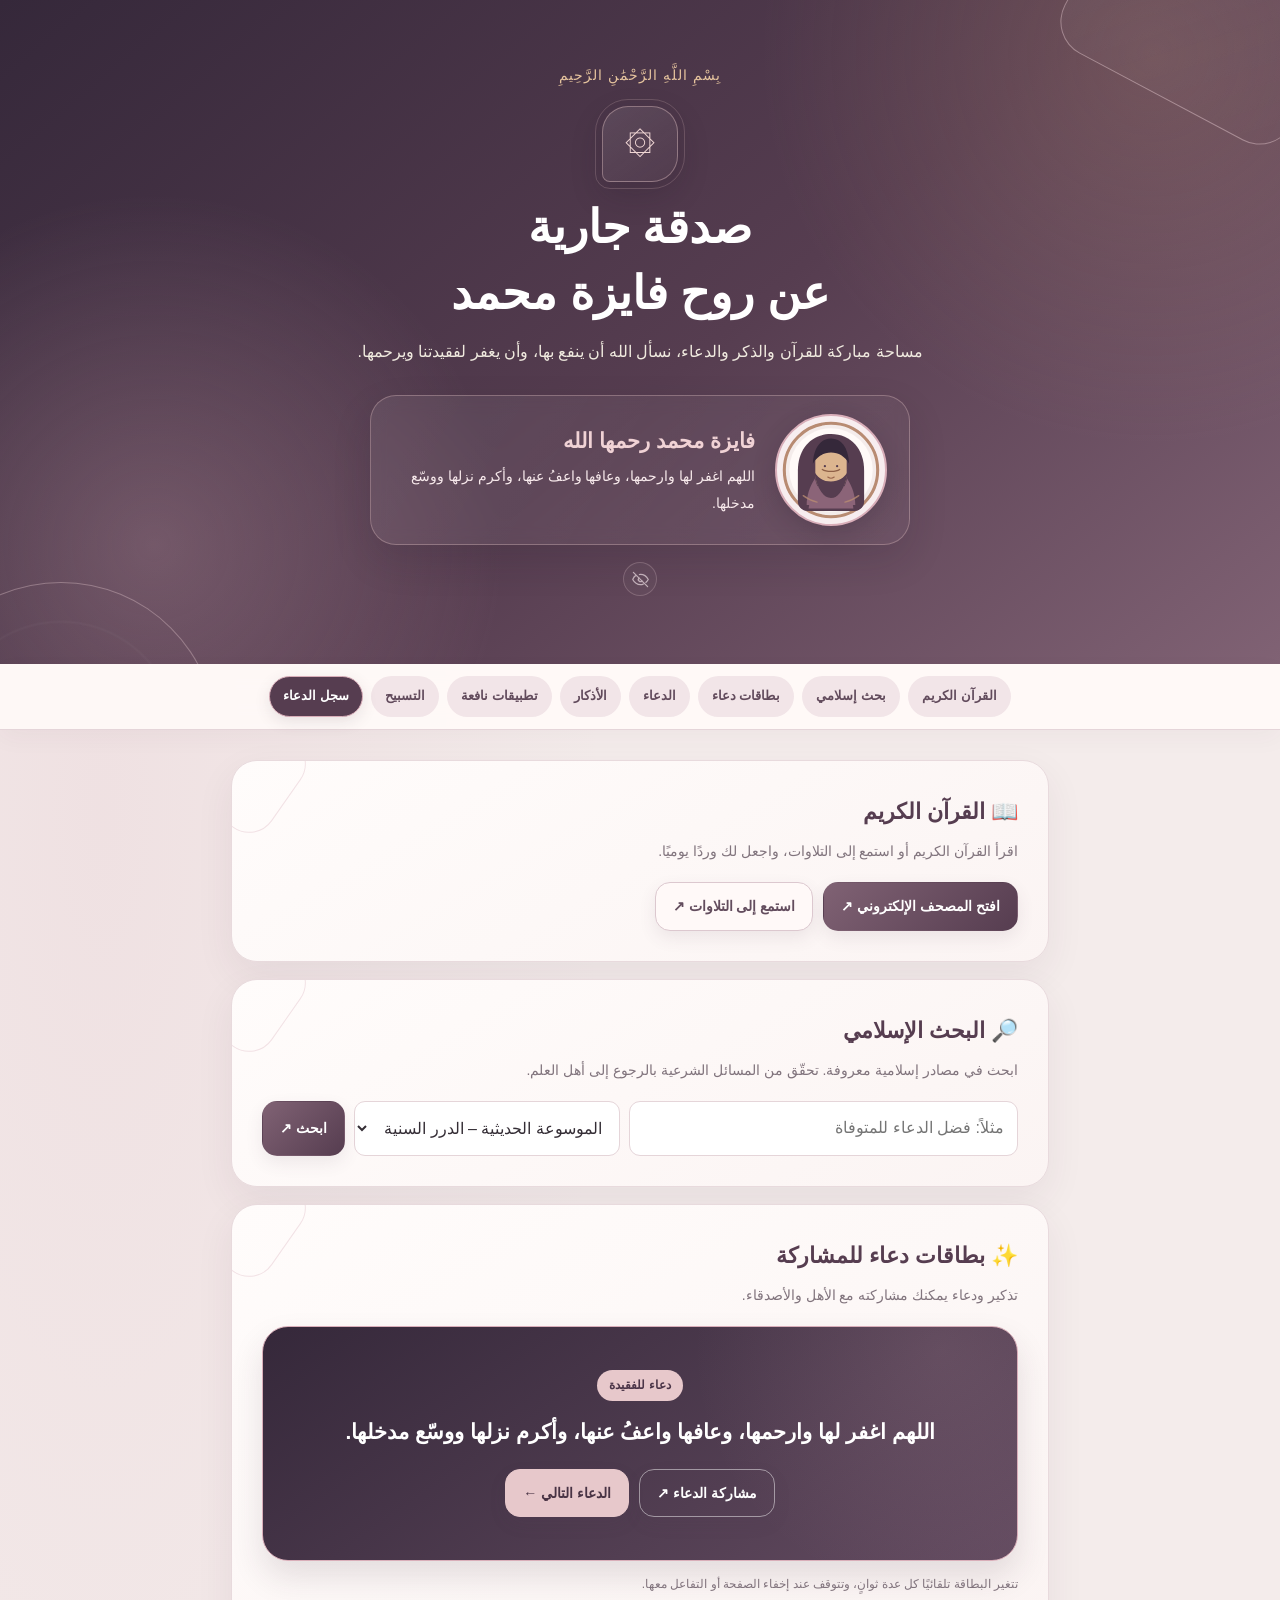
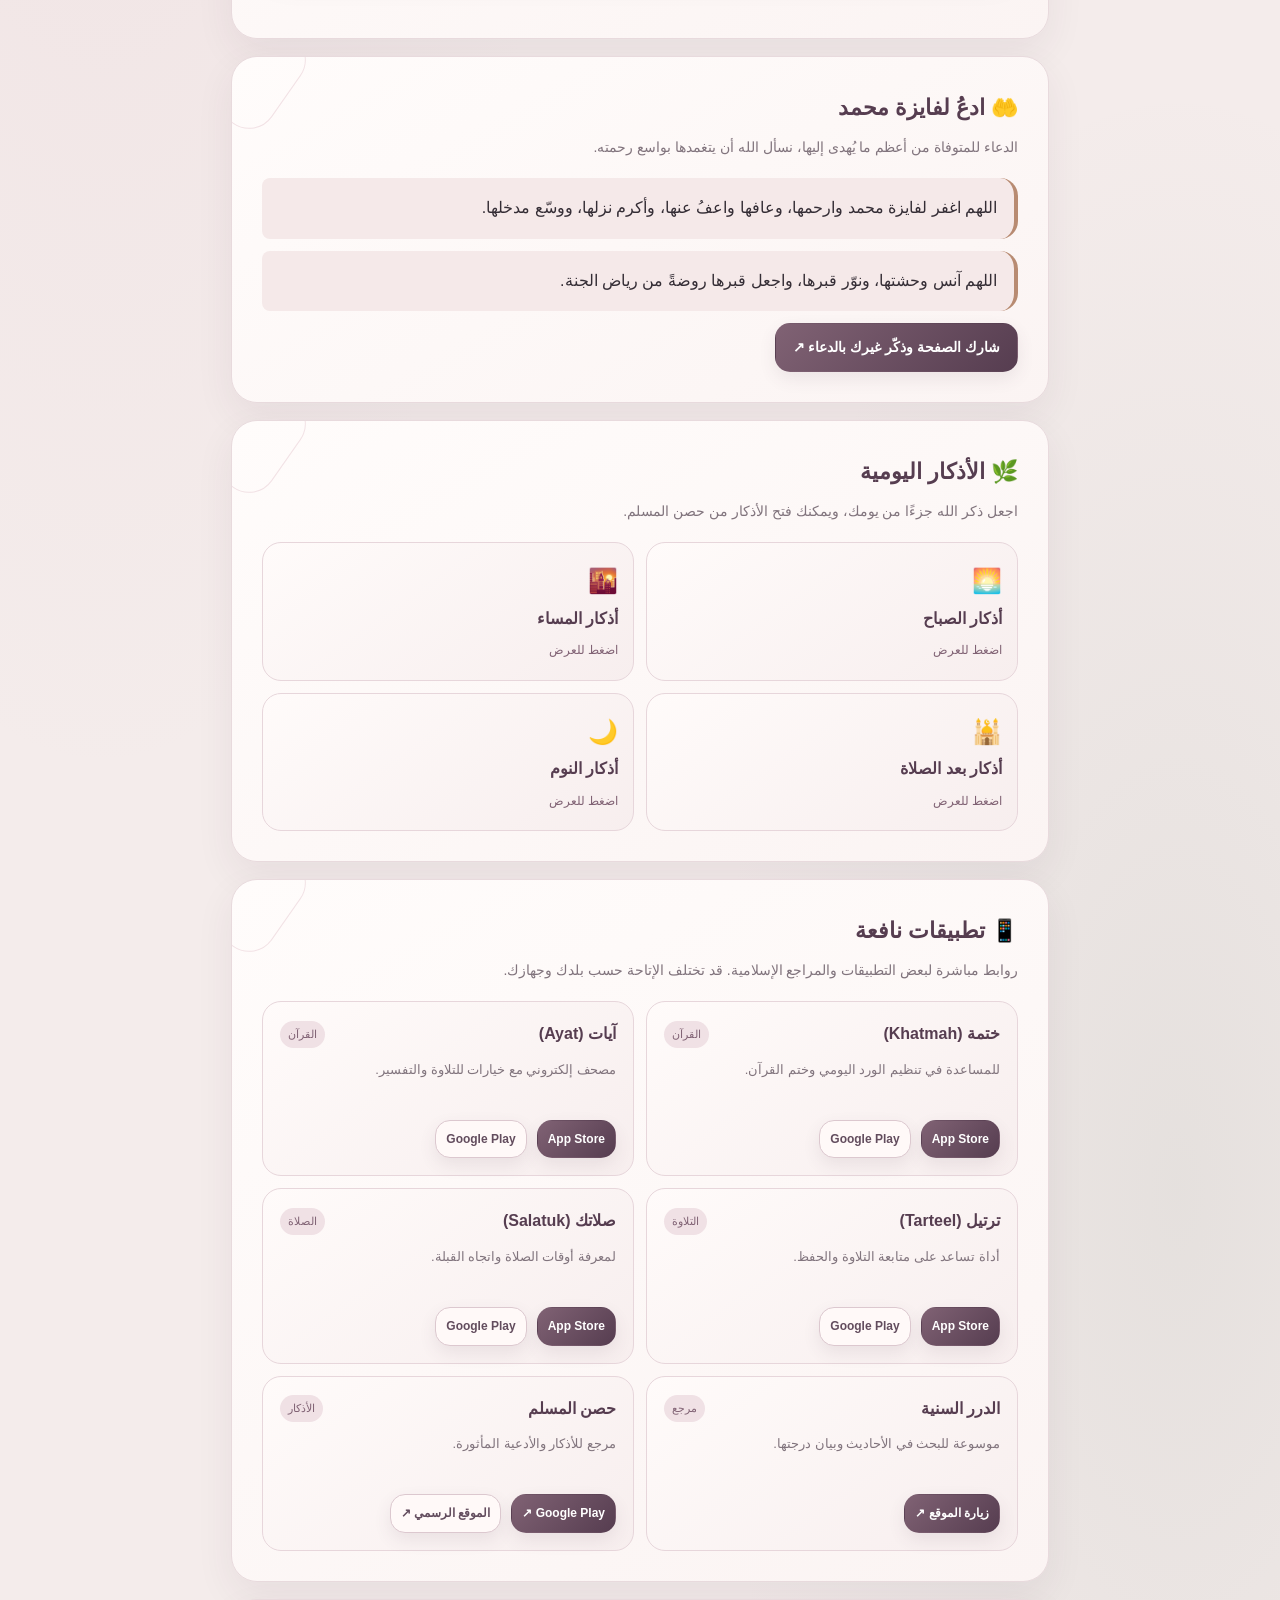
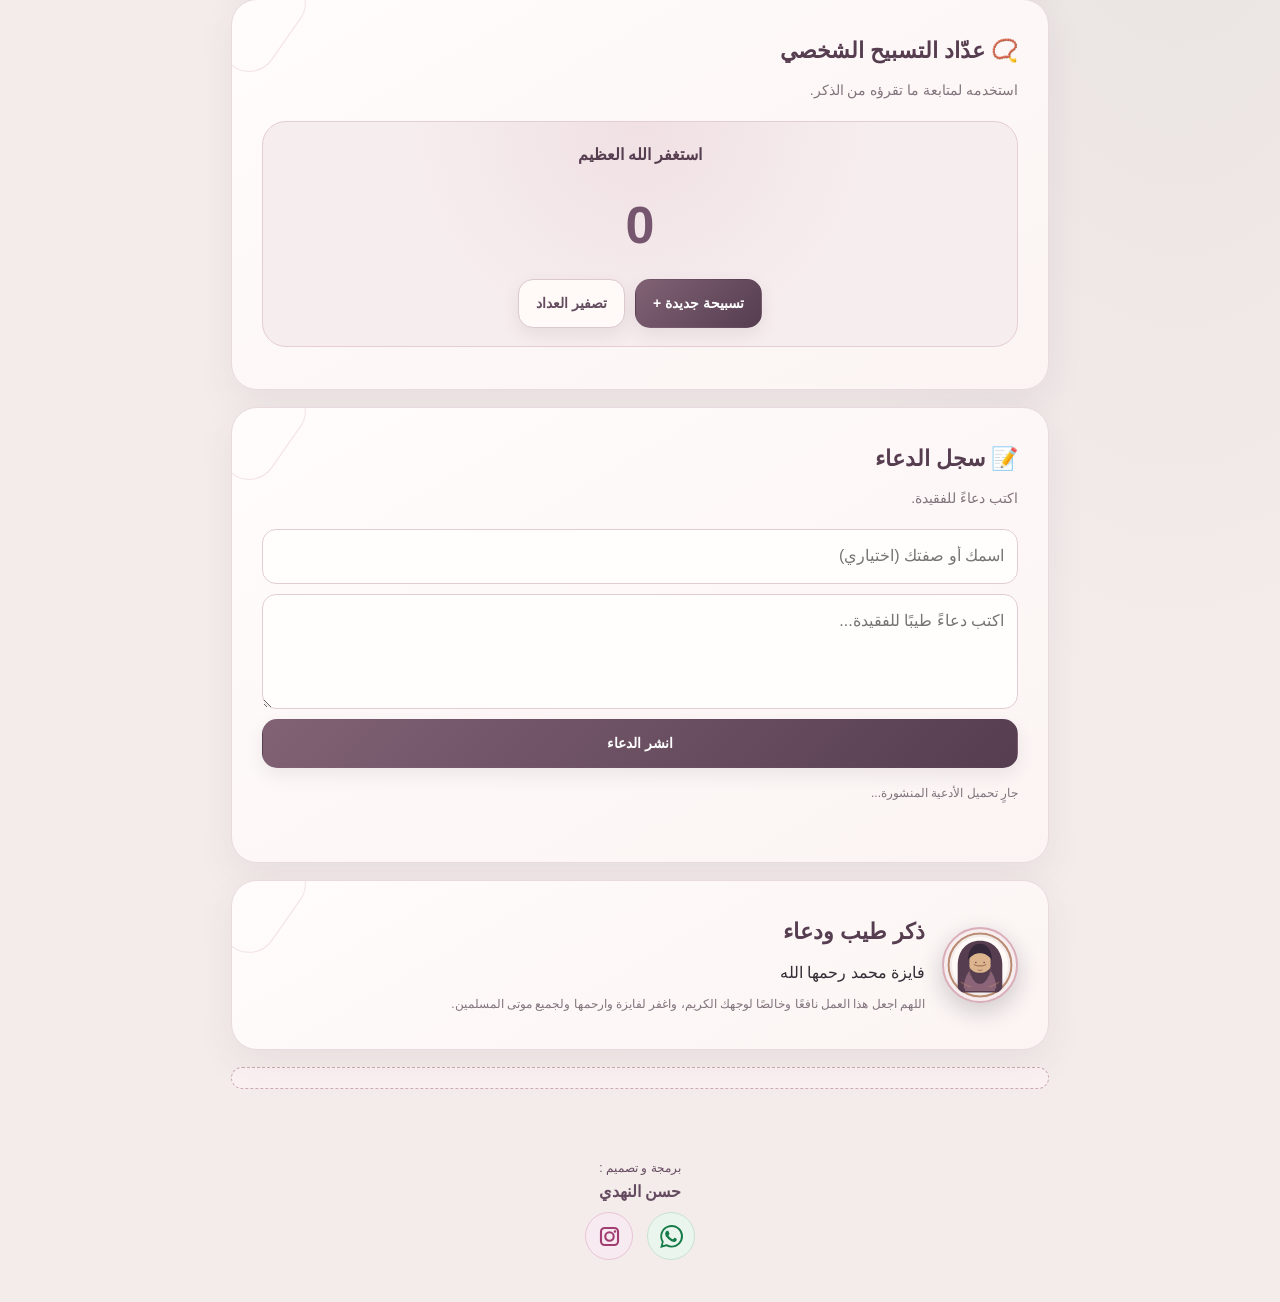
<file: index.html>
<!doctype html>
<html lang="ar" dir="rtl">
<head>
  <meta charset="utf-8">
  <meta name="viewport" content="width=device-width, initial-scale=1">
  <meta name="theme-color" content="#563D50">
  <meta name="mobile-web-app-capable" content="yes">
  <meta name="apple-mobile-web-app-capable" content="yes">
  <meta name="apple-mobile-web-app-status-bar-style" content="default">
  <link rel="manifest" href="./manifest.webmanifest">
  <link rel="icon" type="image/svg+xml" href="./icon.svg?v=1">
  <meta name="description" content="صدقة جارية عن روح فايزة محمد رحمها الله. قرآن كريم وأذكار ودعاء وروابط نافعة.">
  <meta property="og:type" content="website">
  <meta property="og:title" content="صدقة جارية عن فايزة محمد رحمها الله">
  <meta property="og:description" content="نسأل الله أن يغفر لها ويرحمها، وأن يجعل هذا العمل نافعًا.">
  <meta property="og:image" content="https://7hasan.github.io/Faysa_Mohammed/icon.svg">
  <meta property="og:url" content="https://7hasan.github.io/Faysa_Mohammed/">
  <title>صدقة جارية عن روح فايزة محمد</title>
    <link rel="stylesheet" href="./style.css?v=2">
  <script src="./script.js?v=2" defer></script>
</head>
<body>
<header class="hero" id="top">
  <div class="inner">
    <div class="bism">بِسْمِ اللَّهِ الرَّحْمَٰنِ الرَّحِيمِ</div>
    <div class="emblem" aria-hidden="true">۞</div>
    <h1>صدقة جارية<br>عن روح فايزة محمد</h1>
    <p class="subtitle">مساحة مباركة للقرآن والذكر والدعاء، نسأل الله أن ينفع بها، وأن يغفر لفقيدتنا ويرحمها.</p>
    <div class="name-card">
      <img class="deceased-icon" src="./icon.svg" alt="أيقونة امرأة محجبة" width="112" height="112">
      <div>
        <strong>فايزة محمد رحمها الله</strong>
        <p>اللهم اغفر لها وارحمها، وعافها واعفُ عنها، وأكرم نزلها ووسّع مدخلها.</p>
      </div>
    </div>
    <div class="visitor-counter" id="visitor-counter">
      <button class="visitor-eye" id="visitor-eye" type="button"
        aria-label="إظهار إجمالي الزيارات" aria-expanded="false"
        aria-controls="visitor-total" disabled>
        <svg class="eye-open" viewBox="0 0 24 24" aria-hidden="true">
          <path d="M2.2 12s3.5-6.5 9.8-6.5 9.8 6.5 9.8 6.5-3.5 6.5-9.8 6.5S2.2 12 2.2 12Z"/>
          <circle cx="12" cy="12" r="3"/>
        </svg>
        <svg class="eye-closed" viewBox="0 0 24 24" aria-hidden="true">
          <path d="M3 3 21 21M10.6 5.7A10.8 10.8 0 0 1 12 5.5c6.3 0 9.8 6.5 9.8 6.5a16.5 16.5 0 0 1-3.1 3.7M6.2 6.8C3.6 8.4 2.2 12 2.2 12s3.5 6.5 9.8 6.5c1.3 0 2.5-.3 3.5-.7"/>
          <path d="M9.9 9.9a3 3 0 0 0 4.2 4.2"/>
        </svg>
        <span class="visitor-sr-only">إظهار إجمالي الزيارات</span>
      </button>
      <span id="visitor-total" class="visitor-total" hidden aria-live="polite"></span>
    </div>
  </div>
</header>

<nav aria-label="التنقل الرئيسي">
  <a href="#quran">القرآن الكريم</a><a href="#search">بحث إسلامي</a><a href="#cards">بطاقات دعاء</a>
  <a href="#dua">الدعاء</a><a href="#adhkar">الأذكار</a><a href="#apps">تطبيقات نافعة</a><a href="#interactive">التسبيح</a><a href="#wall">سجل الدعاء</a>
</nav>

<main>
  <section class="section" id="quran">
    <h2>📖 القرآن الكريم</h2>
    <p class="intro">اقرأ القرآن الكريم أو استمع إلى التلاوات، واجعل لك وردًا يوميًا.</p>
    <div class="actions">
      <a class="btn" href="https://quran.com/ar" target="_blank" rel="noopener noreferrer">افتح المصحف الإلكتروني ↗</a>
      <a class="btn outline" href="https://everyayah.com/" target="_blank" rel="noopener noreferrer">استمع إلى التلاوات ↗</a>
    </div>
  </section>

  <section class="section" id="search">
    <h2>🔎 البحث الإسلامي</h2>
    <p class="intro">ابحث في مصادر إسلامية معروفة. تحقّق من المسائل الشرعية بالرجوع إلى أهل العلم.</p>
    <div class="search-box">
      <input id="islamic-search-query" class="search-input" type="search" placeholder="مثلاً: فضل الدعاء للمتوفاة" aria-label="موضوع البحث">
      <select id="search-source" class="source-select" aria-label="مصدر البحث">
        <option value="dorar">الموسوعة الحديثية – الدرر السنية</option>
        <option value="islamweb">إسلام ويب</option>
        <option value="binbaz">موقع الشيخ ابن باز</option>
      </select>
      <button class="btn" type="button" onclick="executeIslamicSearch()">ابحث ↗</button>
    </div>
  </section>

  <section class="section" id="cards">
    <h2>✨ بطاقات دعاء للمشاركة</h2>
    <p class="intro">تذكير ودعاء يمكنك مشاركته مع الأهل والأصدقاء.</p>
    <div class="story-container" id="story-box">
      <span class="story-badge" id="story-category">دعاء للفقيدة</span>
      <div class="story-text" id="story-text" aria-live="polite">اللهم اغفر لها وارحمها، وعافها واعفُ عنها، وأكرم نزلها ووسّع مدخلها.</div>
      <div class="story-actions">
        <button class="btn outline" type="button" onclick="shareCurrentStory()">مشاركة الدعاء ↗</button>
        <button class="btn" type="button" onclick="nextStory()">الدعاء التالي ←</button>
      </div>
    </div>
    <p class="small">تتغير البطاقة تلقائيًا كل عدة ثوانٍ، وتتوقف عند إخفاء الصفحة أو التفاعل معها.</p>
  </section>

  <section class="section" id="dua">
    <h2>🤲 ادعُ لفايزة محمد</h2>
    <p class="intro">الدعاء للمتوفاة من أعظم ما يُهدى إليها، نسأل الله أن يتغمدها بواسع رحمته.</p>
    <div class="dua"><p>اللهم اغفر لفايزة محمد وارحمها، وعافها واعفُ عنها، وأكرم نزلها، ووسّع مدخلها.</p></div>
    <div class="dua"><p>اللهم آنس وحشتها، ونوّر قبرها، واجعل قبرها روضةً من رياض الجنة.</p></div>
    <button class="btn" type="button" onclick="sharePage()">شارك الصفحة وذكّر غيرك بالدعاء ↗</button>
  </section>

  <section class="section" id="adhkar">
    <h2>🌿 الأذكار اليومية</h2>
    <p class="intro">اجعل ذكر الله جزءًا من يومك، ويمكنك فتح الأذكار من حصن المسلم.</p>
    <div class="tilegrid">
      <details class="tile"><summary><div class="ico">🌅</div><strong>أذكار الصباح</strong><span>اضغط للعرض</span></summary><p>ابدأ يومك بذكر الله.</p><a href="https://hisnmuslim.com/i/ar/1" target="_blank" rel="noopener noreferrer">افتح الأذكار ↗</a></details>
      <details class="tile"><summary><div class="ico">🌇</div><strong>أذكار المساء</strong><span>اضغط للعرض</span></summary><p>اختم يومك بذكر الله.</p><a href="https://hisnmuslim.com/i/ar/1" target="_blank" rel="noopener noreferrer">افتح الأذكار ↗</a></details>
      <details class="tile"><summary><div class="ico">🕌</div><strong>أذكار بعد الصلاة</strong><span>اضغط للعرض</span></summary><p>حافظ على الأذكار المأثورة بعد الصلاة.</p><a href="https://hisnmuslim.com/" target="_blank" rel="noopener noreferrer">افتح حصن المسلم ↗</a></details>
      <details class="tile"><summary><div class="ico">🌙</div><strong>أذكار النوم</strong><span>اضغط للعرض</span></summary><p>اختم يومك بالأذكار.</p><a href="https://hisnmuslim.com/" target="_blank" rel="noopener noreferrer">افتح حصن المسلم ↗</a></details>
    </div>
  </section>

  <section class="section" id="apps">
    <h2>📱 تطبيقات نافعة</h2>
    <p class="intro">روابط مباشرة لبعض التطبيقات والمراجع الإسلامية. قد تختلف الإتاحة حسب بلدك وجهازك.</p>
    <div class="apps-grid">
      <article class="app-card"><div class="app-header"><strong>ختمة (Khatmah)</strong><span class="app-badge">القرآن</span></div><p class="app-desc">للمساعدة في تنظيم الورد اليومي وختم القرآن.</p><div class="store-buttons"><a class="btn store-btn" href="https://apps.apple.com/us/app/id543090051" target="_blank" rel="noopener noreferrer">App Store</a><a class="btn outline store-btn" href="https://play.google.com/store/apps/details?id=com.khatmah.android" target="_blank" rel="noopener noreferrer">Google Play</a></div></article>
      <article class="app-card"><div class="app-header"><strong>آيات (Ayat)</strong><span class="app-badge">القرآن</span></div><p class="app-desc">مصحف إلكتروني مع خيارات للتلاوة والتفسير.</p><div class="store-buttons"><a class="btn store-btn" href="https://apps.apple.com/sa/app/id634325420" target="_blank" rel="noopener noreferrer">App Store</a><a class="btn outline store-btn" href="https://play.google.com/store/apps/details?id=sa.edu.ksu.Ayat" target="_blank" rel="noopener noreferrer">Google Play</a></div></article>
      <article class="app-card"><div class="app-header"><strong>ترتيل (Tarteel)</strong><span class="app-badge">التلاوة</span></div><p class="app-desc">أداة تساعد على متابعة التلاوة والحفظ.</p><div class="store-buttons"><a class="btn store-btn" href="https://apps.apple.com/om/app/id1391009396" target="_blank" rel="noopener noreferrer">App Store</a><a class="btn outline store-btn" href="https://play.google.com/store/apps/details?id=com.tarteel.app" target="_blank" rel="noopener noreferrer">Google Play</a></div></article>
      <article class="app-card"><div class="app-header"><strong>صلاتك (Salatuk)</strong><span class="app-badge">الصلاة</span></div><p class="app-desc">لمعرفة أوقات الصلاة واتجاه القبلة.</p><div class="store-buttons"><a class="btn store-btn" href="https://apps.apple.com/ae/app/id686077611" target="_blank" rel="noopener noreferrer">App Store</a><a class="btn outline store-btn" href="https://play.google.com/store/apps/details?id=com.masarat.salati" target="_blank" rel="noopener noreferrer">Google Play</a></div></article>
      <article class="app-card"><div class="app-header"><strong>الدرر السنية</strong><span class="app-badge">مرجع</span></div><p class="app-desc">موسوعة للبحث في الأحاديث وبيان درجتها.</p><div class="store-buttons"><a class="btn store-btn" href="https://dorar.net/" target="_blank" rel="noopener noreferrer">زيارة الموقع ↗</a></div></article>
      <article class="app-card"><div class="app-header"><strong>حصن المسلم</strong><span class="app-badge">الأذكار</span></div><p class="app-desc">مرجع للأذكار والأدعية المأثورة.</p><div class="store-buttons"><a class="btn store-btn" href="https://play.google.com/store/apps/details?id=com.arabiait.hisnmuslim" target="_blank" rel="noopener noreferrer">Google Play ↗</a><a class="btn outline store-btn" href="https://hisnmuslim.com/" target="_blank" rel="noopener noreferrer">الموقع الرسمي ↗</a></div></article>
    </div>
  </section>

  <section class="section" id="interactive">
    <h2>📿 عدّاد التسبيح الشخصي</h2>
    <p class="intro">استخدمه لمتابعة ما تقرؤه من الذكر.</p>
    <div class="interactive-box">
      <strong>استغفر الله العظيم</strong>
      <span class="counter-number" id="tasbeeh-count" aria-live="polite">0</span>
      <div class="actions" style="justify-content:center">
        <button class="btn" id="tasbeeh-btn" type="button">تسبيحة جديدة +</button>
        <button class="btn outline" id="tasbeeh-reset" type="button">تصفير العداد</button>
      </div>
    </div>
  </section>

  <section class="section" id="wall">
    <h2>📝 سجل الدعاء</h2>
    <p class="intro">اكتب دعاءً للفقيدة. </p>
    <form id="dua-form" class="wall-form">
      <input id="dua-name" class="wall-input" type="text" maxlength="45" placeholder="اسمك أو صفتك (اختياري)" autocomplete="name">
      <textarea id="dua-message" class="wall-input" rows="3" maxlength="500" required placeholder="اكتب دعاءً طيبًا للفقيدة..."></textarea>
      <button class="btn" type="submit">انشر الدعاء</button>
    </form>
    <p class="small" id="wall-status" role="status" aria-live="polite"></p>
    <div id="dua-list" class="wall-messages" aria-live="polite"></div>
  </section>

  <section class="section final-section" id="final">
    <div class="profile">
      <img class="avatar-icon" src="./icon.svg" alt="أيقونة امرأة محجبة" width="76" height="76" loading="lazy">
      <div>
        <h2>ذكر طيب ودعاء</h2>
        <p>فايزة محمد رحمها الله</p>
        <p class="small">اللهم اجعل هذا العمل نافعًا وخالصًا لوجهك الكريم، واغفر لفايزة وارحمها ولجميع موتى المسلمين.</p>
      </div>
    </div>
  </section>
  <div class="install-area">
    <button class="btn install-btn" id="install-app" type="button" hidden>
      <svg viewBox="0 0 24 24" aria-hidden="true"><path d="M12 3v11m0 0 4-4m-4 4-4-4M5 17v3h14v-3" fill="none" stroke="currentColor" stroke-width="2" stroke-linecap="round" stroke-linejoin="round"/></svg>
      تثبيت
    </button>
    <p class="small" id="install-help" hidden>ثبت التطبيق على جهازك</p>
  </div>
</main>

<footer>
  <div class="footer-credit"><p>برمجة و تصميم :<br><strong>حسن النهدي</strong></p></div>
  <div class="footer-social" aria-label="حسابات التواصل">
    <a class="social-link whatsapp" href="https://wa.me/+967776425406" target="_blank" rel="noopener noreferrer" aria-label="واتساب">
      <svg viewBox="0 0 24 24" aria-hidden="true"><path fill="currentColor" d="M20.5 3.5A11.8 11.8 0 0 0 12.1 0C5.6 0 .3 5.3.3 11.8c0 2.1.6 4.1 1.6 5.9L.2 24l6.5-1.7a11.8 11.8 0 0 0 5.4 1.3h.1c6.5 0 11.8-5.3 11.8-11.8 0-3.1-1.2-6-3.5-8.3ZM12.2 21.6a9.8 9.8 0 0 1-5-1.4l-.4-.2-3.9 1 1-3.8-.3-.4a9.8 9.8 0 1 1 8.6 4.8Zm5.4-7.3c-.3-.2-1.8-.9-2.1-1s-.5-.2-.7.2-.8 1-1 1.2-.4.2-.7.1a8 8 0 0 1-2.4-1.5 9 9 0 0 1-1.7-2.1c-.2-.3 0-.5.1-.7l.5-.6.2-.5c.1-.2 0-.4 0-.6s-.7-1.7-1-2.3c-.2-.6-.5-.5-.7-.5h-.6c-.2 0-.6.1-.9.4s-1.2 1.2-1.2 2.8 1.2 3.2 1.4 3.4a13 13 0 0 0 5 4.4c.7.3 1.2.5 1.6.6.7.2 1.3.2 1.8.1.6-.1 1.8-.7 2-1.4.3-.7.3-1.3.2-1.4-.1-.2-.3-.3-.6-.5Z"/></svg>
    </a>
    <a class="social-link instagram" href="https://www.instagram.com/3ioio_?dmpr=MWthOWRxYnh0aGx2NA==" target="_blank" rel="noopener noreferrer" aria-label="إنستغرام">
      <svg viewBox="0 0 24 24" aria-hidden="true"><path fill="currentColor" d="M7 2h10a5 5 0 0 1 5 5v10a5 5 0 0 1-5 5H7a5 5 0 0 1-5-5V7a5 5 0 0 1 5-5Zm0 2.2A2.8 2.8 0 0 0 4.2 7v10A2.8 2.8 0 0 0 7 19.8h10a2.8 2.8 0 0 0 2.8-2.8V7A2.8 2.8 0 0 0 17 4.2H7Zm5 2.3a5.5 5.5 0 1 1 0 11 5.5 5.5 0 0 1 0-11Zm0 2.2a3.3 3.3 0 1 0 0 6.6 3.3 3.3 0 0 0 0-6.6Zm5.7-3.3a1.3 1.3 0 1 1 0 2.6 1.3 1.3 0 0 1 0-2.6Z"/></svg>
    </a>
  </div>
</footer>
  <div class="reading-progress" id="reading-progress" aria-hidden="true"></div>
  <button class="back-to-top" id="back-to-top" type="button" aria-label="العودة إلى أعلى الصفحة" title="العودة إلى الأعلى">↑</button>
</body>
</html>
</file>
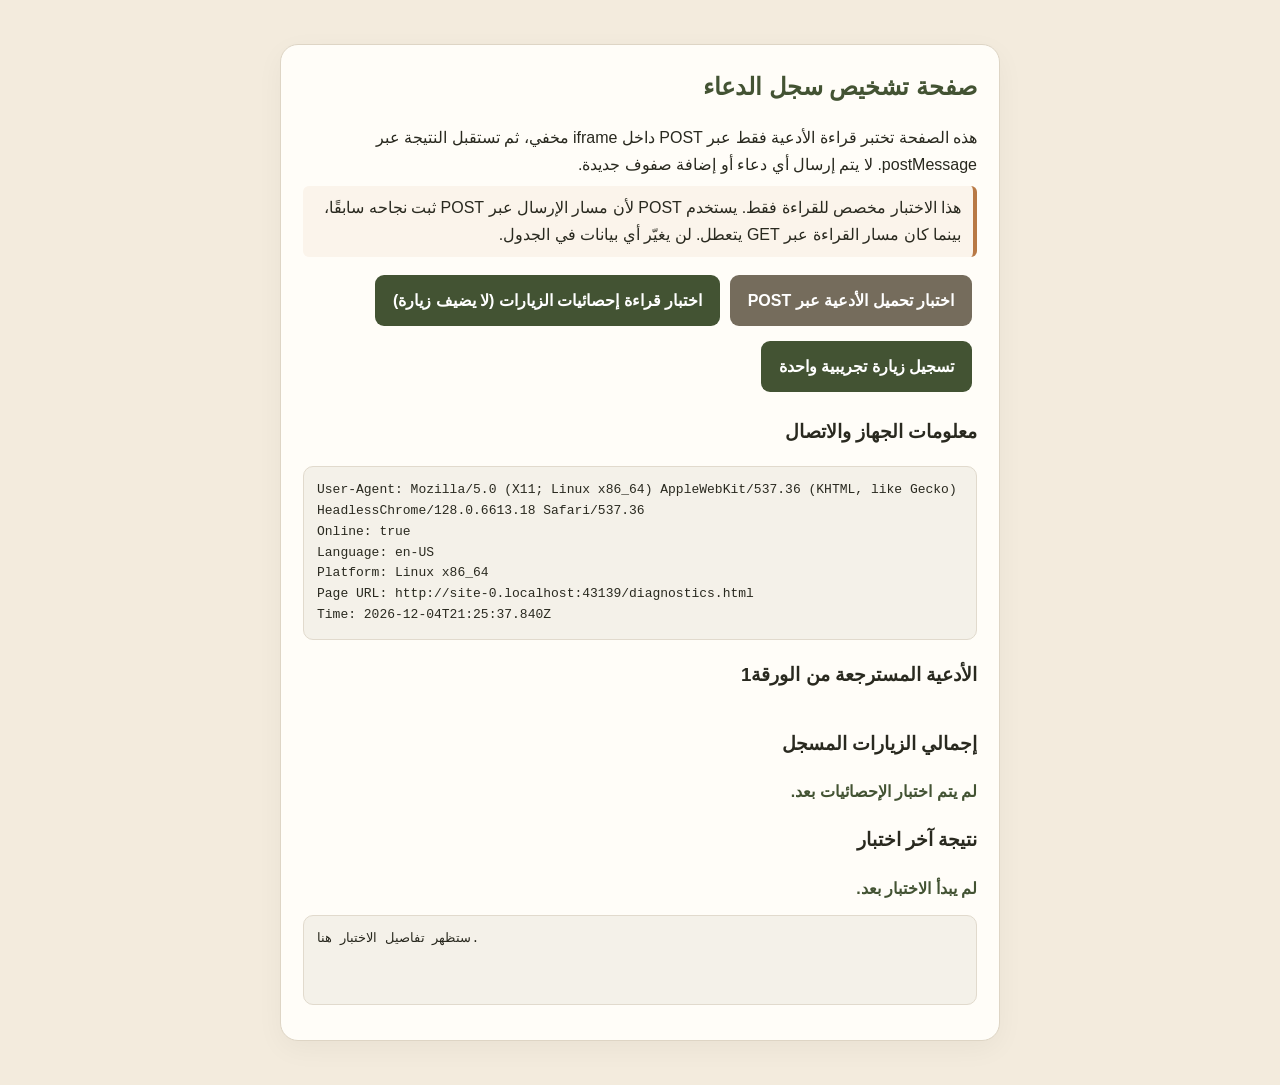
<file: diagnostics.html>
<!doctype html>
<html lang="ar" dir="rtl">
<head>
  <meta charset="utf-8">
  <meta name="viewport" content="width=device-width, initial-scale=1">
  <meta name="theme-color" content="#435333">
  <title>فحص موقع الصدقة الجارية - فايزة محمد</title>
  <style>
    :root{color-scheme:light;--olive:#435333;--bg:#f3ebdd;--copper:#b87945}
    *{box-sizing:border-box}
    body{margin:0;padding:20px;background:var(--bg);color:#29291f;font-family:Arial,sans-serif;line-height:1.7}
    main{max-width:720px;margin:24px auto;background:#fffdf8;border:1px solid #ded5c5;border-radius:18px;padding:22px;box-shadow:0 8px 28px #0000000b}
    h1{margin-top:0;color:var(--olive);font-size:24px}
    p{margin:8px 0}
    label{display:block;font-weight:bold;margin:14px 0 5px}
    input,textarea{width:100%;padding:12px;border:1px solid #cfc7b8;border-radius:9px;font:inherit;background:white}
    textarea{min-height:100px;resize:vertical}
    button{border:0;border-radius:9px;background:var(--olive);color:white;padding:12px 18px;font:inherit;font-weight:bold;cursor:pointer;margin:10px 5px 5px 0}
    button.secondary{background:#756c5c}
    button:disabled{opacity:.55;cursor:wait}
    pre{white-space:pre-wrap;overflow-wrap:anywhere;background:#f4f1e9;border:1px solid #e1dacd;border-radius:10px;padding:13px;min-height:90px;direction:ltr;text-align:left;font:13px/1.6 monospace}
    .warning{border-right:4px solid var(--copper);padding:8px 12px;background:#fbf4eb;border-radius:6px}
    .status{font-weight:bold;color:var(--olive)}
    iframe.transport-frame{display:none;width:0;height:0;border:0}
  </style>
</head>
<body>
<main>
  <h1>صفحة تشخيص سجل الدعاء</h1>
  <p>هذه الصفحة تختبر قراءة الأدعية فقط عبر POST داخل iframe مخفي، ثم تستقبل النتيجة عبر postMessage. لا يتم إرسال أي دعاء أو إضافة صفوف جديدة.</p>
  <p class="warning">هذا الاختبار مخصص للقراءة فقط. يستخدم POST لأن مسار الإرسال عبر POST ثبت نجاحه سابقًا، بينما كان مسار القراءة عبر GET يتعطل. لن يغيّر أي بيانات في الجدول.</p>

  <div>
    <button id="read-btn" class="secondary" type="button">اختبار تحميل الأدعية عبر POST</button>
    <button id="stats-read-btn" type="button">اختبار قراءة إحصائيات الزيارات (لا يضيف زيارة)</button>
    <button id="stats-track-btn" type="button">تسجيل زيارة تجريبية واحدة</button>
  </div>

  <h3>معلومات الجهاز والاتصال</h3>
  <pre id="device-info">جارٍ جمع المعلومات...</pre>
  <h3>الأدعية المسترجعة من الورقة1</h3>
  <div id="duas-list" style="display:grid;gap:10px;margin:12px 0"></div>
  <h3>إجمالي الزيارات المسجل</h3>
  <p id="stats-count" class="status">لم يتم اختبار الإحصائيات بعد.</p>
  <h3>نتيجة آخر اختبار</h3>
  <p id="status" class="status" aria-live="polite">لم يبدأ الاختبار بعد.</p>
  <pre id="output">ستظهر تفاصيل الاختبار هنا.</pre>
  <iframe class="transport-frame" id="transport-frame" name="duaTransportFrame" title="اتصال خلفي"></iframe>
</main>
<script>
(() => {
  "use strict";
  const API = "https://script.google.com/macros/s/AKfycbwfxieadnusHm4nB6EazKVibwlecSo7WkxJrAQAQLCuXc6NR2fWKiJw5y-72-8CwhRzdA/exec";
  const API_READY = /^https:\/\/script\.google\.com\/macros\/s\/.+\/exec$/.test(API);
  const frame = document.getElementById("transport-frame");
  const status = document.getElementById("status");
  const output = document.getElementById("output");
  const duasList = document.getElementById("duas-list");
  const readBtn = document.getElementById("read-btn");
  const statsReadBtn = document.getElementById("stats-read-btn");
  const statsTrackBtn = document.getElementById("stats-track-btn");
  const statsCount = document.getElementById("stats-count");
    let pending = null;

  document.getElementById("device-info").textContent = [
    "User-Agent: " + navigator.userAgent,
    "Online: " + navigator.onLine,
    "Language: " + navigator.language,
    "Platform: " + (navigator.platform || "غير متاح"),
    "Page URL: " + location.href,
    "Time: " + new Date().toISOString()
  ].join("\n");

  function makeToken() {
    return "diag_" + Date.now() + "_" + Math.random().toString(36).slice(2, 12);
  }

  function setBusy(busy) {
    readBtn.disabled = busy;
    statsReadBtn.disabled = busy;
    statsTrackBtn.disabled = busy;
  }

  function receiveMessage(event) {
    if (!pending) return;
    const data = event.data;
    const expectedChannel = (pending.kind === "STATS_READ" || pending.kind === "STATS_TRACK") ? "visitor-stats" : "dua-wall-diagnostic";
    if (!data || data.channel !== expectedChannel || data.token !== pending.token) return;
    const current = pending;
    pending = null;
    clearTimeout(current.timer);
    setBusy(false);

    const payload = data.payload;
    const elapsed = Date.now() - current.started;
    if (current.kind === "STATS_READ" || current.kind === "STATS_TRACK") {
      if (payload && payload.success && Number.isFinite(Number(payload.count))) {
        statsCount.textContent = "إجمالي الزيارات: " + Number(payload.count).toLocaleString("ar");
      } else {
        statsCount.textContent = "تعذرت العملية: " + ((payload && payload.message) || "رد غير مكتمل");
      }
    }

    if (current.kind === "READ") {
      const duas = payload && Array.isArray(payload.duas) ? payload.duas : [];
      duasList.replaceChildren();
      if (!duas.length) {
        const empty = document.createElement("p");
        empty.textContent = payload && payload.success
          ? "نجح الاتصال، لكن لا توجد أدعية منشورة في الورقة1."
          : "لم تصل قائمة أدعية قابلة للعرض.";
        duasList.appendChild(empty);
      } else {
        duas.forEach((item, index) => {
          const card = document.createElement("article");
          card.style.cssText = "padding:12px;border:1px solid #ded5c5;border-radius:10px;background:#fff";
          const text = document.createElement("p");
          text.style.margin = "0 0 6px";
          text.textContent = (index + 1) + ". " + (item.dua || item.text || "");
          const meta = document.createElement("small");
          meta.style.color = "#756c5c";
          meta.textContent = [item.name || "زائر", item.date || ""].filter(Boolean).join(" — ");
          card.append(text, meta);
          duasList.appendChild(card);
        });
      }
    }
    status.textContent = payload && payload.success
      ? "نجاح: استلمنا ردًا من Google Apps Script."
      : "وصل رد من Google، لكنه يشير إلى فشل العملية.";

    output.textContent = [
      "TEST: " + current.kind,
      "METHOD: " + current.method,
      "ELAPSED: " + elapsed + " ms",
      "RESPONSE ORIGIN: " + event.origin,
      "ONLINE: " + navigator.onLine,
      "REQUEST URL: " + current.requestUrl,
      "RESPONSE:",
      JSON.stringify(payload, null, 2)
    ].join("\n");
  }

  window.addEventListener("message", receiveMessage);

  function begin(kind, method, requestUrl) {
    if (pending) return null;
    const token = makeToken();
    const started = Date.now();
    const item = {kind, method, token, started, requestUrl, timer:null};
    item.timer = setTimeout(() => {
      if (pending !== item) return;
      pending = null;
      setBusy(false);
      status.textContent = "انتهت مهلة انتظار رد Google بعد 25 ثانية.";
      output.textContent += "\n\nTIMEOUT: لم تصل رسالة postMessage من إطار Google." +
        "\nMETHOD: " + method +
        "\nREQUEST URL: " + requestUrl +
        "\nتنبيه: في اختبار الإرسال، افحص Google Sheets قبل إعادة المحاولة؛ فقد يكون الصف قد أُضيف.";
    }, 25000);
    pending = item;
    setBusy(true);
    status.textContent = "جارٍ تنفيذ الاختبار...";
    output.textContent = [
      "TEST: " + kind,
      "METHOD: " + method,
      "REQUEST URL: " + requestUrl,
      "جارٍ انتظار رسالة من Google Apps Script..."
    ].join("\n");
    return token;
  }

  function ensureApi() {
    if (API_READY) return true;
    status.textContent = "لم يتم ربط Apps Script بعد.";
    output.textContent = "افتح ملف Code.gs في المستودع، والصقه داخل Apps Script المرتبط بجدول فايزة، ثم انشره كتطبيق ويب وضع رابط /exec في script.js وdiagnostics.html.";
    return false;
  }

  function runRead() {
    if (!ensureApi()) return;
    const token = makeToken();
    const requestUrl = API + " [POST form -> hidden iframe; mode=frameRead]";
    const activeToken = begin("READ", "POST form داخل iframe مخفي", requestUrl);
    if (!activeToken) return;

    const form = document.createElement("form");
    form.method = "POST";
    form.action = API;
    form.target = frame.name;
    form.acceptCharset = "UTF-8";
    form.style.display = "none";

    const fields = {mode:"frameRead", action:"read", token:activeToken};
    Object.entries(fields).forEach(([key, value]) => {
      const input = document.createElement("input");
      input.type = "hidden";
      input.name = key;
      input.value = value;
      form.appendChild(input);
    });

    document.body.appendChild(form);
    form.submit();
    setTimeout(() => form.remove(), 1000);
  }



  function runStatsRead() {
    if (!ensureApi()) return;
    const requestUrl = API + " [POST form -> hidden iframe; mode=frameStats, action=read]";
    const activeToken = begin("STATS_READ", "POST form داخل iframe مخفي", requestUrl);
    if (!activeToken) return;

    const form = document.createElement("form");
    form.method = "POST";
    form.action = API;
    form.target = frame.name;
    form.acceptCharset = "UTF-8";
    form.style.display = "none";

    const fields = {mode:"frameStats", action:"read", token:activeToken};
    Object.entries(fields).forEach(([key, value]) => {
      const input = document.createElement("input");
      input.type = "hidden";
      input.name = key;
      input.value = value;
      form.appendChild(input);
    });

    document.body.appendChild(form);
    form.submit();
    setTimeout(() => form.remove(), 1000);
  }

  function runStatsTrack() {
    if (!ensureApi()) return;
    const requestUrl = API + " [POST form -> hidden iframe; mode=frameStats, action=track]";
    const activeToken = begin("STATS_TRACK", "POST form داخل iframe مخفي", requestUrl);
    if (!activeToken) return;

    const form = document.createElement("form");
    form.method = "POST";
    form.action = API;
    form.target = frame.name;
    form.acceptCharset = "UTF-8";
    form.style.display = "none";

    const fields = {mode:"frameStats", action:"track", token:activeToken};
    Object.entries(fields).forEach(([key, value]) => {
      const input = document.createElement("input");
      input.type = "hidden";
      input.name = key;
      input.value = value;
      form.appendChild(input);
    });

    document.body.appendChild(form);
    form.submit();
    setTimeout(() => form.remove(), 1000);
  }

  readBtn.addEventListener("click", runRead);
  statsReadBtn.addEventListener("click", runStatsRead);
  statsTrackBtn.addEventListener("click", runStatsTrack);
})();
</script>
</body>
</html>
</file>
<file: style.css>
:root{
  --olive:#596b43;--olive-dark:#435333;--olive-deep:#303d27;
  --beige:#f3ebdd;--beige-light:#faf6ee;--copper:#b87945;
  --ink:#293222;--muted:#747260;--line:#dfd3c0;
  --shadow:0 16px 42px rgba(48,61,39,.09);--radius:22px;
}
*{box-sizing:border-box}
html{scroll-behavior:smooth;scroll-padding-top:88px}
body{margin:0;background:var(--beige);color:var(--ink);font-family:Tahoma,Arial,sans-serif;line-height:1.9}
a{color:inherit;text-decoration:none}
button,input,textarea,select{font:inherit}
button,a{-webkit-tap-highlight-color:transparent}
button:focus-visible,a:focus-visible,input:focus-visible,textarea:focus-visible{outline:3px solid #b8794580;outline-offset:3px}
.hero{position:relative;isolation:isolate;overflow:hidden;padding:54px 20px 58px;text-align:center;color:#fff;background:radial-gradient(circle at 85% 10%,#819064 0,transparent 32%),linear-gradient(145deg,var(--olive-deep),var(--olive))}
.hero:before,.hero:after{content:"";position:absolute;z-index:-1;border:1px solid #ffffff18;border-radius:50%;width:300px;height:300px}
.hero:before{top:-190px;right:-90px}.hero:after{bottom:-230px;left:-100px;width:390px;height:390px}
.inner{max-width:850px;margin:auto}
.bism{color:#e6c49e;font-size:14px;letter-spacing:1px}
.emblem{display:grid;place-items:center;width:68px;height:68px;margin:17px auto 12px;border:1px solid #d5a77788;border-radius:50%;color:#e1b98f;background:#ffffff0c;font-size:31px}
h1{margin:8px 0;font-size:clamp(28px,6vw,46px);line-height:1.45}
.subtitle{max-width:590px;margin:10px auto 0;color:#f0eadf}
.name-card{display:flex;align-items:center;gap:20px;max-width:540px;margin:28px auto 0;padding:18px 22px;border:1px solid #d5a77766;border-radius:20px;background:#ffffff0d;backdrop-filter:blur(8px);text-align:right}
.deceased-img{width:112px;height:112px;flex:0 0 112px;object-fit:cover;border:3px solid #d5a777;border-radius:50%;box-shadow:0 8px 24px #0003}
.name-card strong{display:block;color:#f1cfaa;font-size:21px;line-height:1.6}
.name-card p{margin:5px 0 0;color:#f5efe5;font-size:14px}
nav{position:sticky;top:0;z-index:20;display:flex;justify-content:center;gap:8px;flex-wrap:wrap;padding:12px 14px;background:#faf6eef2;border-bottom:1px solid var(--line);backdrop-filter:blur(12px)}
nav a{padding:7px 13px;border-radius:99px;background:#eee5d5;color:var(--olive-dark);font-size:13px;font-weight:700;transition:background .2s,color .2s,transform .2s}
nav a:hover{background:var(--olive);color:white;transform:translateY(-2px)}
main{max-width:850px;margin:30px auto;padding:0 16px}
.section{margin:17px 0;padding:clamp(20px,4vw,30px);border:1px solid var(--line);border-radius:var(--radius);background:var(--beige-light);box-shadow:var(--shadow)}
.section h2{display:flex;align-items:center;gap:10px;margin:0 0 5px;color:var(--olive-dark);font-size:22px}
.intro{margin:0 0 18px;color:var(--muted);font-size:14px}
.actions,.story-actions,.store-buttons{display:flex;gap:10px;flex-wrap:wrap}
.btn{display:inline-flex;align-items:center;justify-content:center;gap:7px;min-height:44px;padding:10px 17px;border:1px solid transparent;border-radius:12px;background:var(--olive);color:#fff;font-size:14px;font-weight:700;cursor:pointer;transition:transform .2s,background .2s,box-shadow .2s}
.btn:hover{transform:translateY(-2px);background:var(--olive-dark);box-shadow:0 7px 18px #43533320}
.btn:active{transform:translateY(0) scale(.98)}
.btn.outline{border-color:var(--line);background:transparent;color:var(--olive-dark)}
.btn.outline:hover{background:#eee5d5;box-shadow:none}
.tilegrid{display:grid;grid-template-columns:repeat(2,minmax(0,1fr));gap:12px}
.tile{padding:15px;border:1px solid var(--line);border-radius:15px;background:var(--beige)}
.tile summary{cursor:pointer;list-style:none}.tile summary::-webkit-details-marker{display:none}
.tile summary strong{display:block;color:var(--olive-dark)}.tile summary span{font-size:12px;color:var(--muted)}
.tile .ico{font-size:24px}.tile p{font-size:14px}
.dua{margin:12px 0;padding:15px 17px;border-right:4px solid var(--copper);border-radius:12px;background:#eee5d5}
.dua p{margin:0;font-size:16px}
.search-box{display:flex;gap:9px;flex-wrap:wrap}
.search-input,.source-select,.wall-input{min-height:46px;padding:11px 13px;border:1px solid var(--line);border-radius:11px;background:#fff;color:var(--ink)}
.search-input{flex:1;min-width:190px}.source-select{max-width:100%}
.story-container{display:flex;min-height:235px;flex-direction:column;align-items:center;justify-content:center;padding:24px;border:1px solid #b8794577;border-radius:18px;background:linear-gradient(145deg,var(--olive-deep),var(--olive));text-align:center;color:#fff}
.story-badge{margin-bottom:12px;padding:4px 12px;border-radius:30px;background:#d7aa7b;color:#303d27;font-size:12px;font-weight:700}
.story-text{max-width:600px;margin:0 0 18px;color:#fff;font-size:clamp(17px,3vw,21px);font-weight:700;line-height:1.8}
.story-actions{justify-content:center}
.story-actions .btn{border-color:#d7aa7b;background:#d7aa7b;color:var(--olive-deep)}
.story-actions .btn.outline{background:transparent;color:#fff;border-color:#ffffff77}
.small{color:var(--muted);font-size:12px}
.apps-grid{display:grid;grid-template-columns:repeat(2,minmax(0,1fr));gap:12px}
.app-card{padding:17px;border:1px solid var(--line);border-radius:16px;background:var(--beige);transition:transform .25s,border-color .25s}
.app-card:hover{transform:translateY(-3px);border-color:#c69b70}
.app-header{display:flex;justify-content:space-between;align-items:center;gap:8px}
.app-header strong{color:var(--olive-dark)}
.app-badge{padding:3px 8px;border-radius:7px;background:#eee5d5;color:var(--olive-dark);font-size:11px}
.app-desc{min-height:50px;margin:8px 0 12px;color:var(--muted);font-size:13px}
.store-btn{min-height:36px;padding:7px 10px;font-size:12px}
.interactive-box{margin:12px 0;padding:18px;border:1px solid var(--line);border-radius:16px;background:#eee5d5;text-align:center}
.interactive-box strong{display:block;color:var(--olive-dark)}
.counter-number{display:block;margin:5px 0;color:var(--olive);font-size:30px;font-weight:700;font-variant-numeric:tabular-nums}
.profile{display:flex;align-items:center;gap:17px}
.avatar{width:76px;height:76px;flex:0 0 76px;object-fit:cover;border:2px solid var(--copper);border-radius:50%}
footer{padding:30px 16px 42px;color:var(--muted);font-size:12px;text-align:center}
footer p{margin:4px}
.reveal{opacity:0;transform:translateY(18px);transition:opacity .65s ease,transform .65s cubic-bezier(.2,.7,.2,1)}
.reveal.is-visible{opacity:1;transform:translateY(0)}
@media(max-width:600px){.hero{padding:38px 16px 42px}.name-card{gap:13px;padding:15px}.deceased-img{width:86px;height:86px;flex-basis:86px}.name-card strong{font-size:17px}nav{gap:6px}nav a{padding:6px 10px;font-size:12px}.tilegrid,.apps-grid{grid-template-columns:1fr}.app-desc{min-height:0}.profile{align-items:flex-start}}
@media(prefers-reduced-motion:reduce){*,*::before,*::after{scroll-behavior:auto!important;animation-duration:.01ms!important;transition-duration:.01ms!important}.reveal{opacity:1;transform:none}}

/* صورة كاملة بلا قصّ: نعرض كامل أبعاد الصورة الأصلية */
.deceased-img{width:132px;height:158px;flex:0 0 132px;object-fit:contain;object-position:center;background:#eee5d5;border-radius:16px;padding:3px}
.avatar{object-fit:contain;object-position:center;background:#eee5d5;border-radius:12px;padding:2px}
.wall-form{display:flex;flex-direction:column;gap:10px;margin:14px 0}
.wall-input{width:100%;resize:vertical}
.wall-messages{display:grid;gap:10px;margin:14px 0}
.wall-msg-card{padding:13px 15px;border:1px solid var(--line);border-right:4px solid var(--copper);border-radius:12px;background:#fff}
.wall-msg-card strong{color:var(--olive-dark)}
.wall-msg-card p{margin:5px 0 0;white-space:pre-wrap;overflow-wrap:anywhere}
.install-btn{margin-top:14px}
@media(max-width:600px){.name-card{align-items:center}.deceased-img{width:112px;height:142px;flex-basis:112px}}

/* تذييل الموقع */
.footer-credit{display:flex;align-items:center;justify-content:center;gap:13px;margin:20px auto 12px;color:var(--olive-dark)}
.footer-credit img{width:58px;height:58px;object-fit:contain;object-position:center;background:#eee5d5;border:2px solid var(--copper);border-radius:12px;padding:2px}
.footer-credit p{margin:0;line-height:1.6}.footer-credit strong{font-size:16px}
.footer-social{display:flex;justify-content:center;gap:10px;margin:12px auto}
.social-link{display:inline-flex;align-items:center;justify-content:center;min-width:104px;padding:8px 15px;border:1px solid var(--line);border-radius:12px;font-size:13px;font-weight:700;transition:transform .2s,background .2s}
.social-link:hover{transform:translateY(-2px)}.social-link.whatsapp{color:#167b48;background:#e5f4eb;border-color:#b8dfc8}.social-link.instagram{color:#a13d70;background:#f8eaf1;border-color:#e9c4d5}

.final-section{text-align:center}.final-section h2{justify-content:center}.final-section .intro{margin:8px auto 14px}.final-section .install-btn{margin:8px auto 4px}.final-section #install-help{max-width:520px;margin:6px auto 0;line-height:1.8}
.footer-credit{margin:10px auto 6px}.footer-social{gap:14px;margin:8px auto 0}.social-link{width:48px;height:48px;min-width:48px;padding:11px;border-radius:50%}.social-link svg{display:block;width:23px;height:23px}


/* بطاقة الذكر والدعاء وزر تثبيت التطبيق أسفلها */
.final-section{text-align:right}
.final-section .profile{align-items:center;gap:17px}
.final-section .profile h2{justify-content:flex-start;margin:0 0 5px}
.final-section .profile p{margin:4px 0}
.install-area{display:flex;flex-direction:column;align-items:center;gap:3px;margin:12px auto 24px;text-align:center}
.install-area .install-btn{margin:0;gap:8px}
.install-area .install-btn svg{width:18px;height:18px;display:block}
.install-area #install-help{margin:3px 0 0}
@media(max-width:600px){.final-section .profile{align-items:flex-start}.final-section .avatar{width:76px;height:76px;flex-basis:76px}}


/* زخارف هندسية جديدة في مقدمة الموقع */
.hero:before,.hero:after{
  border-radius:0;
  transform:rotate(45deg);
  background:linear-gradient(135deg,#ffffff0a,#ffffff00);
}
.hero:before{
  width:230px;height:230px;top:-150px;right:-80px;
  border:2px solid #d5a77755;
  clip-path:polygon(50% 0,100% 25%,100% 75%,50% 100%,0 75%,0 25%);
}
.hero:after{
  width:285px;height:285px;bottom:-205px;left:-105px;
  border:2px solid #ffffff24;
  border-radius:28px;
}
.emblem{
  border-radius:18px;
  outline:1px solid #d5a77755;
  outline-offset:6px;
}


/* عداد إجمالي الزيارات أسفل بطاقة الفقيد */
.visitor-counter{
  display:flex;align-items:center;justify-content:center;gap:10px;
  min-height:38px;margin:15px auto 0;
}
.visitor-eye{
  display:grid;place-items:center;width:34px;height:34px;padding:6px;
  border:1px solid #ffffff22;border-radius:50%;
  background:#ffffff08;color:#ffffff70;cursor:pointer;
  transition:color .2s,background .2s,border-color .2s,transform .2s;
}
.visitor-eye:hover:not(:disabled){
  color:#ffffffc9;background:#ffffff16;border-color:#ffffff55;
  transform:translateY(-1px);
}
.visitor-eye:disabled{opacity:.65;cursor:default}
.visitor-eye svg{
  width:19px;height:19px;fill:none;stroke:currentColor;
  stroke-width:1.55;stroke-linecap:round;stroke-linejoin:round;
}
.visitor-eye .eye-open{display:none}
.visitor-eye .eye-closed{display:block}
.visitor-eye[aria-expanded="true"] .eye-open{display:block}
.visitor-eye[aria-expanded="true"] .eye-closed{display:none}
.visitor-total{
  color:#ffffffdf;font-size:13px;font-weight:700;
  font-variant-numeric:tabular-nums;
}
.visitor-sr-only{
  position:absolute;width:1px;height:1px;padding:0;margin:-1px;
  overflow:hidden;clip:rect(0,0,0,0);white-space:nowrap;border:0;
}


/* احترام خاصية hidden حتى مع عناصر لها display مخصص */
[hidden]{display:none!important}

/* أيقونة المرأة المحجبة بدل الصورة الشخصية */
.deceased-icon,.avatar-icon{display:block;object-fit:contain;background:var(--beige-light);border:2px solid var(--copper);border-radius:50%;box-shadow:0 8px 24px rgba(0,0,0,.10)}
.deceased-icon{width:112px;height:112px;flex:0 0 112px;padding:5px}
.avatar-icon{width:76px;height:76px;flex:0 0 76px;padding:3px}
@media(max-width:600px){.deceased-icon{width:86px;height:86px;flex-basis:86px}}

:root{--olive:#8B6478;--olive-dark:#563D50;--olive-deep:#35283A;--beige:#F4ECEB;--beige-light:#FFFAF8;--copper:#B88B72;--ink:#342D35;--muted:#81747D;--line:#E5D5D9;--shadow:0 18px 48px rgba(72,49,65,.09);--radius:26px;--rose:#D9AEB9;--sage:#849487;--plum:#563D50}
html{scroll-padding-top:96px}body{background:radial-gradient(ellipse at 8% 18%,#D9AEB92e,transparent 30%),radial-gradient(ellipse at 92% 62%,#84948722,transparent 28%),var(--beige);color:var(--ink)}
.hero{padding:62px 20px 66px;background:radial-gradient(circle at 12% 82%,#D9AEB947,transparent 28%),radial-gradient(circle at 90% 8%,#B88B7240,transparent 30%),linear-gradient(140deg,#35283A,#563D50 54%,#806274)}
.hero:before{width:255px;height:255px;top:-145px;right:-70px;border:1px solid #f2d7dc66;border-radius:36px;transform:rotate(28deg);clip-path:none;background:linear-gradient(135deg,#ffffff12,transparent)}
.hero:after{width:310px;height:310px;bottom:-230px;left:-95px;border:1px solid #f2d7dc55;border-radius:50%;transform:none;background:radial-gradient(circle,transparent 52%,#ffffff08 53%,transparent 54%)}
.emblem{width:76px;height:76px;border-radius:26px 26px 26px 8px;color:#F3D9D7;background:linear-gradient(145deg,#ffffff18,#ffffff05);border:1px solid #E8C7C766;outline:1px solid #E8C7C733;box-shadow:0 12px 32px #1d142233}
.name-card{border:1px solid #E8C7C755;border-radius:26px;background:linear-gradient(120deg,#ffffff12,#ffffff08);box-shadow:0 16px 38px #1d142222}.name-card strong{color:#F0D2D5}.name-card p{color:#F8EAEC}
.deceased-icon,.avatar-icon{border-color:#D9AEB9;background:#F7EDEF;box-shadow:0 8px 25px #1d142233}.visitor-eye{border-color:#f2d7dc55;color:#f7e9ed;background:#ffffff0c}.visitor-total{color:#fff0f2}
nav{background:#FFFAF8ED;border-bottom:1px solid #E5D5D9;box-shadow:0 8px 24px #4831410a}nav a{background:#F2E5E8;color:#624B5C;border:1px solid transparent}nav a:hover,nav a.is-active{background:#563D50;color:#fff;border-color:#D9AEB9;box-shadow:0 5px 15px #563d5020}
.section{position:relative;overflow:hidden;border:1px solid #E8DADD;background:linear-gradient(150deg,#FFFCFB,#FBF4F3);box-shadow:0 14px 38px #48314112}.section:before{content:"";position:absolute;top:-44px;left:-42px;width:104px;height:104px;border:1px solid #D9AEB955;border-radius:28px;transform:rotate(35deg);pointer-events:none}.section h2{color:#563D50}
.btn{background:linear-gradient(135deg,#806274,#563D50);color:#fff;border-radius:15px;box-shadow:0 7px 17px #563d5018}.btn:hover{background:linear-gradient(135deg,#684d62,#3f2d42);box-shadow:0 10px 23px #563d5030}.btn.outline{border-color:#DCC8CF;background:#fff9f8;color:#634D5E}.btn.outline:hover{background:#F1E3E7}
.tile,.app-card{border-color:#E7D6DB;background:linear-gradient(145deg,#FFFBFA,#F7EEEE);border-radius:19px}.tile[open],.app-card:hover{border-color:#C99DAA;box-shadow:0 10px 25px #563d5010}.tile summary strong,.app-header strong,.interactive-box strong{color:#563D50}.tile summary span,.app-badge{color:#806274}.app-badge{background:#F0E1E5;border-radius:99px}
.dua{border-right-color:#B88B72;background:#F5E9E9;border-radius:8px 18px 18px 8px}.story-container{border:1px solid #D9AEB9;background:radial-gradient(circle at 90% 10%,#D9AEB922,transparent 35%),linear-gradient(145deg,#35283A,#634B60);border-radius:26px;box-shadow:0 16px 32px #35283a20}.story-badge{background:#E7C8CB;color:#4B3548;border-radius:99px}.story-actions .btn{background:#E7C8CB;color:#483344;border-color:#E7C8CB}.story-actions .btn.outline{background:transparent;color:#fff;border-color:#ffffff77}
.interactive-box{background:radial-gradient(circle at 50% 0%,#D9AEB933,transparent 52%),#F6EDEE;border-color:#E4CDD3;border-radius:24px}.counter-number{color:#76566E;font-size:clamp(38px,7vw,52px)}
.wall-input{border-color:#E1CDD3;background:#FFFEFD;border-radius:14px}.wall-input:focus{border-color:#A77B91;box-shadow:0 0 0 4px #D9AEB933;outline:0}.wall-msg-card{background:#FFFCFB;border-color:#E8DADD;border-right-color:#B88B72;border-radius:15px}.wall-msg-card strong{color:#654B60}
.install-area{padding:10px 14px;border:1px dashed #CDAAB5;border-radius:20px;background:#FBF1F2}footer{color:#7D6F79}.footer-credit{color:#654B60}.footer-credit img{border-color:#D9AEB9;background:#F7EDEF}.social-link{border-color:#E5D5D9;background:#FFFAF8;color:#684F62}.social-link.whatsapp{color:#167b48;background:#eaf5ed;border-color:#c7e4ce}.social-link.instagram{color:#a13d70;background:#f8eaf1;border-color:#e9c4d5}
.reveal{transform:translateY(22px) scale(.99)}.reveal.is-visible{transform:translateY(0) scale(1)}
.reading-progress{position:fixed;z-index:100;top:0;right:0;width:0;height:4px;background:linear-gradient(90deg,#D9AEB9,#B88B72,#849487);box-shadow:0 1px 8px #563d5033;transition:width .08s linear}
.back-to-top{position:fixed;z-index:50;left:20px;bottom:22px;display:grid;place-items:center;width:48px;height:48px;border:1px solid #D9AEB9;border-radius:17px;background:#563D50;color:#fff;font-size:25px;font-weight:700;box-shadow:0 10px 25px #35283a30;cursor:pointer;opacity:0;visibility:hidden;transform:translateY(10px);transition:opacity .25s,visibility .25s,transform .25s,background .2s}.back-to-top.is-visible{opacity:1;visibility:visible;transform:translateY(0)}.back-to-top:hover{background:#806274;transform:translateY(-3px)}
@media(max-width:600px){.hero{padding:42px 16px 48px}.section{border-radius:22px}nav{justify-content:flex-start;flex-wrap:nowrap;overflow-x:auto;scrollbar-width:none}nav::-webkit-scrollbar{display:none}nav a{white-space:nowrap;flex:0 0 auto}.back-to-top{left:14px;bottom:15px;width:44px;height:44px;border-radius:15px}}
</file>
